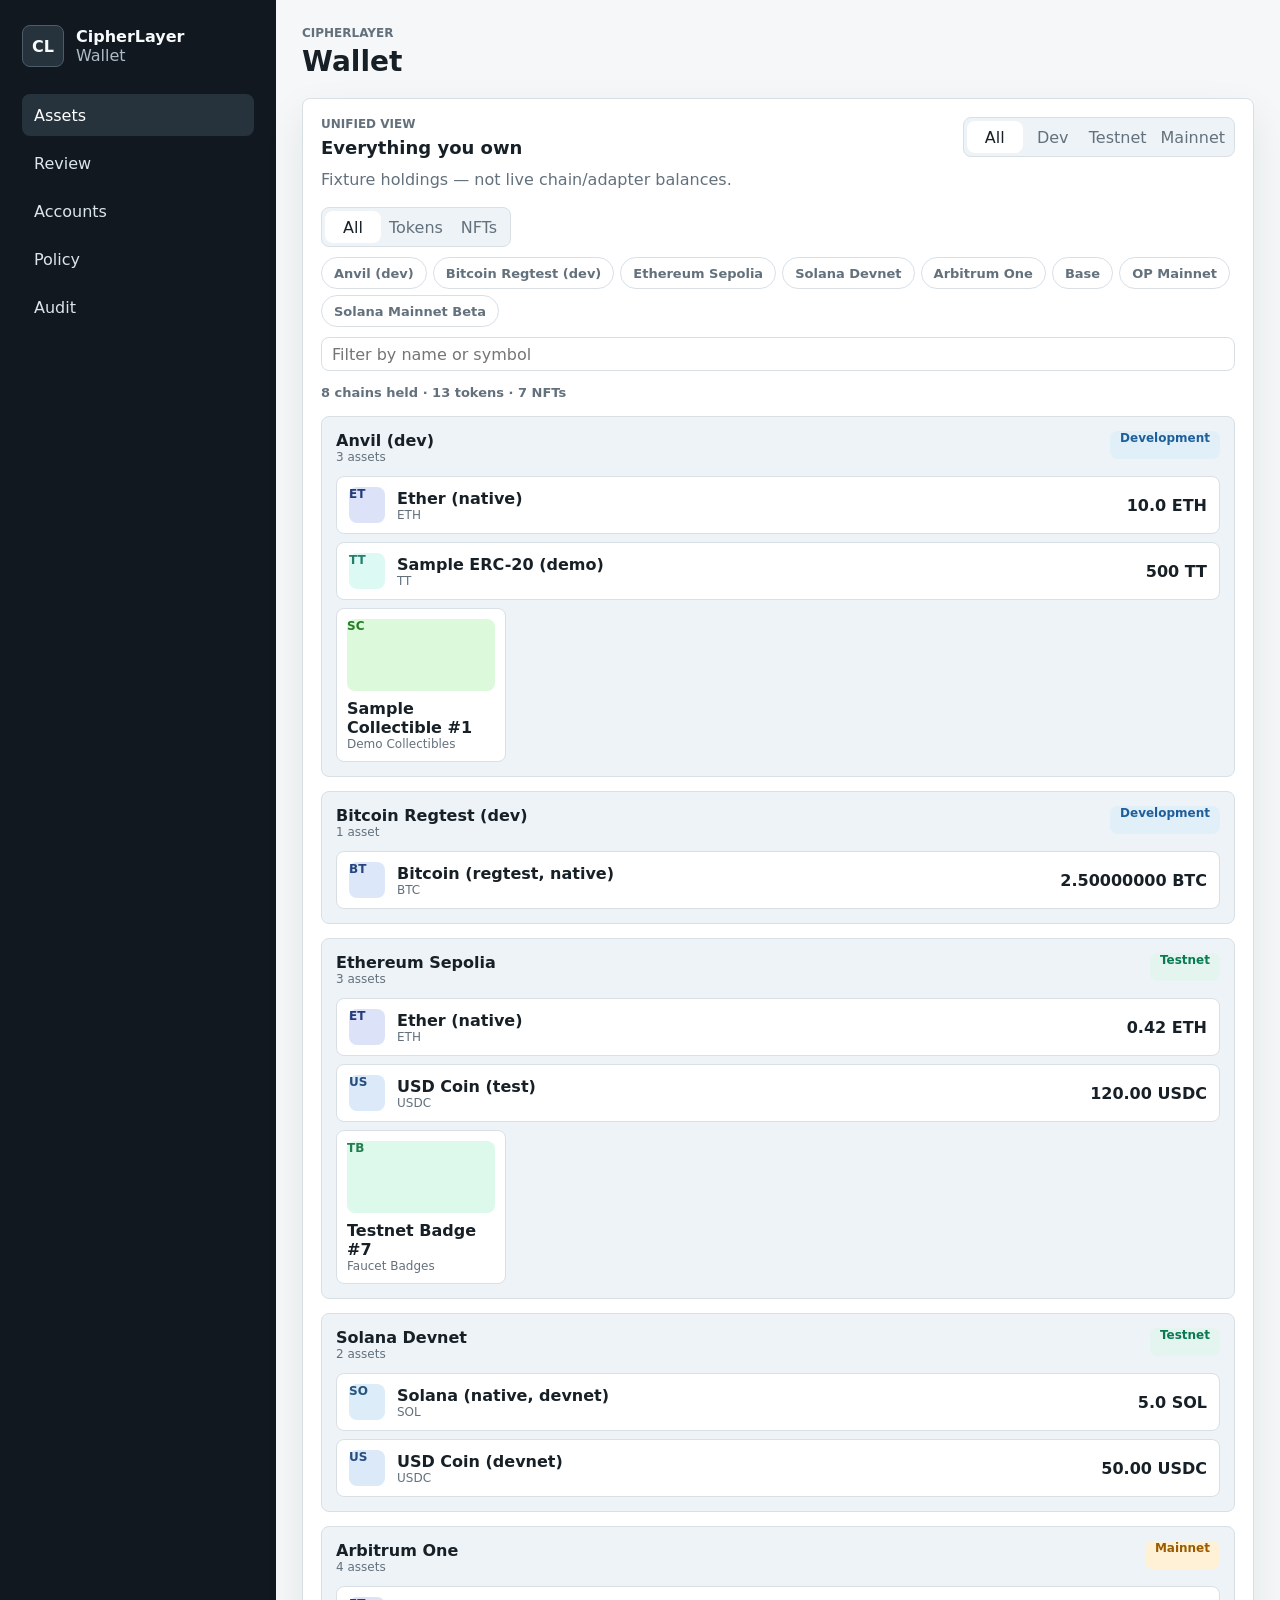
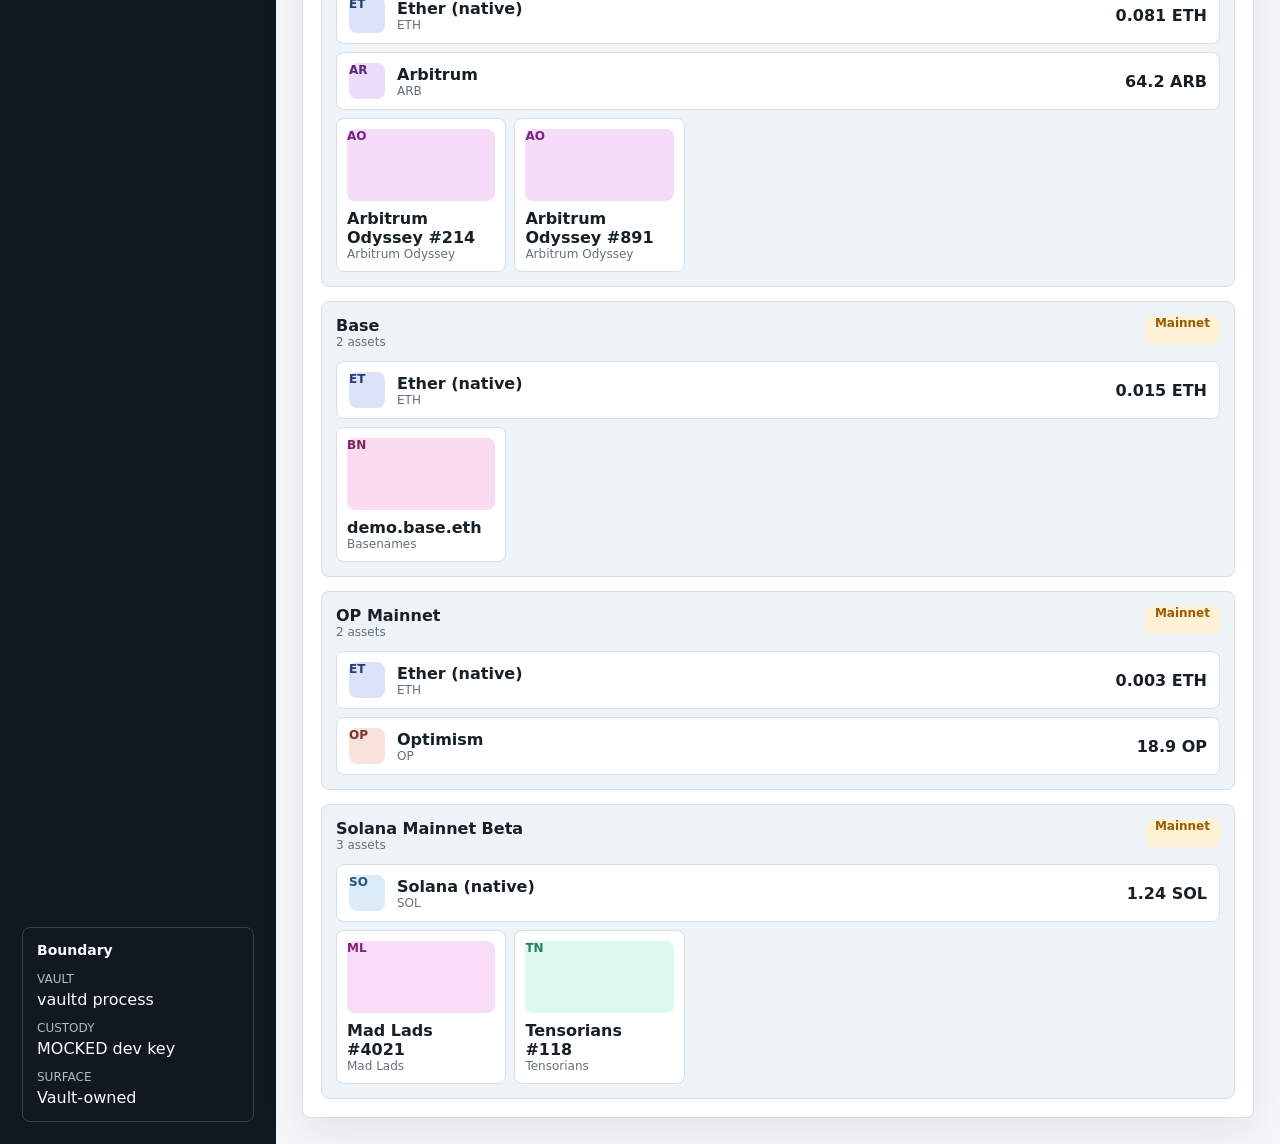
<file: apps/desktop/index.html>
<!doctype html>
<html lang="en">
  <head>
    <meta charset="utf-8">
    <meta name="viewport" content="width=device-width, initial-scale=1">
    <title>CipherLayer Wallet</title>
    <link rel="stylesheet" href="./src/styles.css">
  </head>
  <body>
    <main id="app" class="shell" data-view="assets">
      <aside class="rail" aria-label="Wallet navigation">
        <div class="brand">
          <div class="brand-mark" aria-hidden="true">CL</div>
          <div>
            <strong>CipherLayer</strong>
            <span>Wallet</span>
          </div>
        </div>
        <nav class="nav" aria-label="Primary">
          <button class="nav-item is-active" type="button" data-target="assets">Assets</button>
          <button class="nav-item" type="button" data-target="review">Review</button>
          <button class="nav-item" type="button" data-target="accounts">Accounts</button>
          <button class="nav-item" type="button" data-target="policy">Policy</button>
          <button class="nav-item" type="button" data-target="audit">Audit</button>
        </nav>
        <section class="boundary-panel" aria-label="Boundary status">
          <h2>Boundary</h2>
          <dl>
            <div>
              <dt>Vault</dt>
              <dd data-status="vault">vaultd process</dd>
            </div>
            <div>
              <dt>Custody</dt>
              <dd data-status="custody">MOCKED dev key</dd>
            </div>
            <div>
              <dt>Surface</dt>
              <dd data-status="surface">Vault-owned</dd>
            </div>
          </dl>
        </section>
      </aside>

      <section class="workspace">
        <header class="topbar">
          <div>
            <p class="eyebrow" data-bind="topbarEyebrow">Local prototype</p>
            <h1 data-bind="topbarTitle">Transaction review</h1>
          </div>
          <div class="status-strip" aria-label="Runtime status">
            <span class="status-pill good" data-bind="chain">Anvil 31337</span>
            <span class="status-pill warn" data-bind="risk">Unknown risk</span>
            <span class="status-pill neutral" data-bind="protocol">protocol v0.3</span>
          </div>
        </header>

        <section class="view is-visible" data-view-panel="assets">
          <section class="panel">
            <div class="panel-head">
              <div>
                <p class="eyebrow">Unified view</p>
                <h2>Everything you own</h2>
                <p class="surface-note">Fixture holdings — not live chain/adapter balances.</p>
              </div>
              <div class="segmented" role="group" aria-label="Network filter">
                <button class="is-selected" type="button" data-network-filter="all">All</button>
                <button type="button" data-network-filter="development">Dev</button>
                <button type="button" data-network-filter="testnet">Testnet</button>
                <button type="button" data-network-filter="mainnet">Mainnet</button>
              </div>
            </div>
            <div class="assets-toolbar">
              <div class="segmented" role="group" aria-label="Asset type filter">
                <button class="is-selected" type="button" data-type-filter="all">All</button>
                <button type="button" data-type-filter="token">Tokens</button>
                <button type="button" data-type-filter="nft">NFTs</button>
              </div>
              <div class="chip-row" data-bind-list="chain-chips" aria-label="Chain filter"></div>
              <input
                class="search"
                type="search"
                placeholder="Filter by name or symbol"
                data-action="asset-search"
                aria-label="Filter assets by name or symbol"
              >
            </div>
            <p class="assets-summary" data-bind="assetsSummary"></p>
            <div class="chain-groups" data-bind-list="assets"></div>
          </section>
        </section>

        <section class="view" data-view-panel="review">
          <div class="review-grid">
            <section class="panel intent-panel">
              <div class="panel-head">
                <div>
                  <p class="eyebrow">Intent</p>
                  <h2 data-bind="intentTitle">Native transfer</h2>
                </div>
                <span class="confidence" data-bind="confidence">confidence 0.92</span>
              </div>
              <dl class="facts">
                <div>
                  <dt>From</dt>
                  <dd data-bind="from"></dd>
                </div>
                <div>
                  <dt>To</dt>
                  <dd data-bind="to"></dd>
                </div>
                <div>
                  <dt>Value</dt>
                  <dd data-bind="value"></dd>
                </div>
                <div>
                  <dt>Network</dt>
                  <dd data-bind="network"></dd>
                </div>
              </dl>
            </section>

            <section class="panel evidence-panel">
              <div class="panel-head">
                <div>
                  <p class="eyebrow">Evidence</p>
                  <h2>Simulation and risk</h2>
                </div>
                <span class="status-pill good" data-bind="simulationStatus">Success</span>
              </div>
              <div class="evidence-list" data-bind-list="evidence"></div>
            </section>

            <section class="panel decision-panel">
              <div class="panel-head">
                <div>
                  <p class="eyebrow">Policy</p>
                  <h2 data-bind="policyVerdict">Escalate</h2>
                </div>
                <span class="status-pill warn">requires Vault review</span>
              </div>
              <ul class="reason-list" data-bind-list="reasons"></ul>
              <div class="actions">
                <button class="button secondary" type="button" data-action="reject">Reject</button>
                <button class="button primary" type="button" data-action="vault-review">Open Vault review</button>
              </div>
              <p class="surface-note" data-bind="decisionNote"></p>
            </section>
          </div>
        </section>

        <section class="view" data-view-panel="accounts">
          <section class="panel">
            <div class="panel-head">
              <div>
                <p class="eyebrow">Accounts</p>
                <h2>Wallet profiles</h2>
              </div>
              <div class="segmented" role="group" aria-label="Profile filter">
                <button class="is-selected" type="button" data-profile-filter="all">All</button>
                <button type="button" data-profile-filter="hot">Hot</button>
                <button type="button" data-profile-filter="watch">Watch</button>
              </div>
            </div>
            <div class="account-table" data-bind-list="accounts"></div>
          </section>
        </section>

        <section class="view" data-view-panel="policy">
          <section class="panel">
            <div class="panel-head">
              <div>
                <p class="eyebrow">Rules</p>
                <h2>Active policy</h2>
              </div>
              <label class="toggle">
                <input type="checkbox" data-action="toggle-unknown" checked>
                <span>Unknown escalates</span>
              </label>
            </div>
            <div class="policy-grid" data-bind-list="policy"></div>
          </section>
        </section>

        <section class="view" data-view-panel="audit">
          <section class="panel">
            <div class="panel-head">
              <div>
                <p class="eyebrow">Audit</p>
                <h2>Recent lifecycle events</h2>
              </div>
              <span class="status-pill neutral">hash chained</span>
            </div>
            <ol class="timeline" data-bind-list="audit"></ol>
          </section>
        </section>
      </section>
    </main>

    <script type="module" src="./src/app.js"></script>
  </body>
</html>
</file>
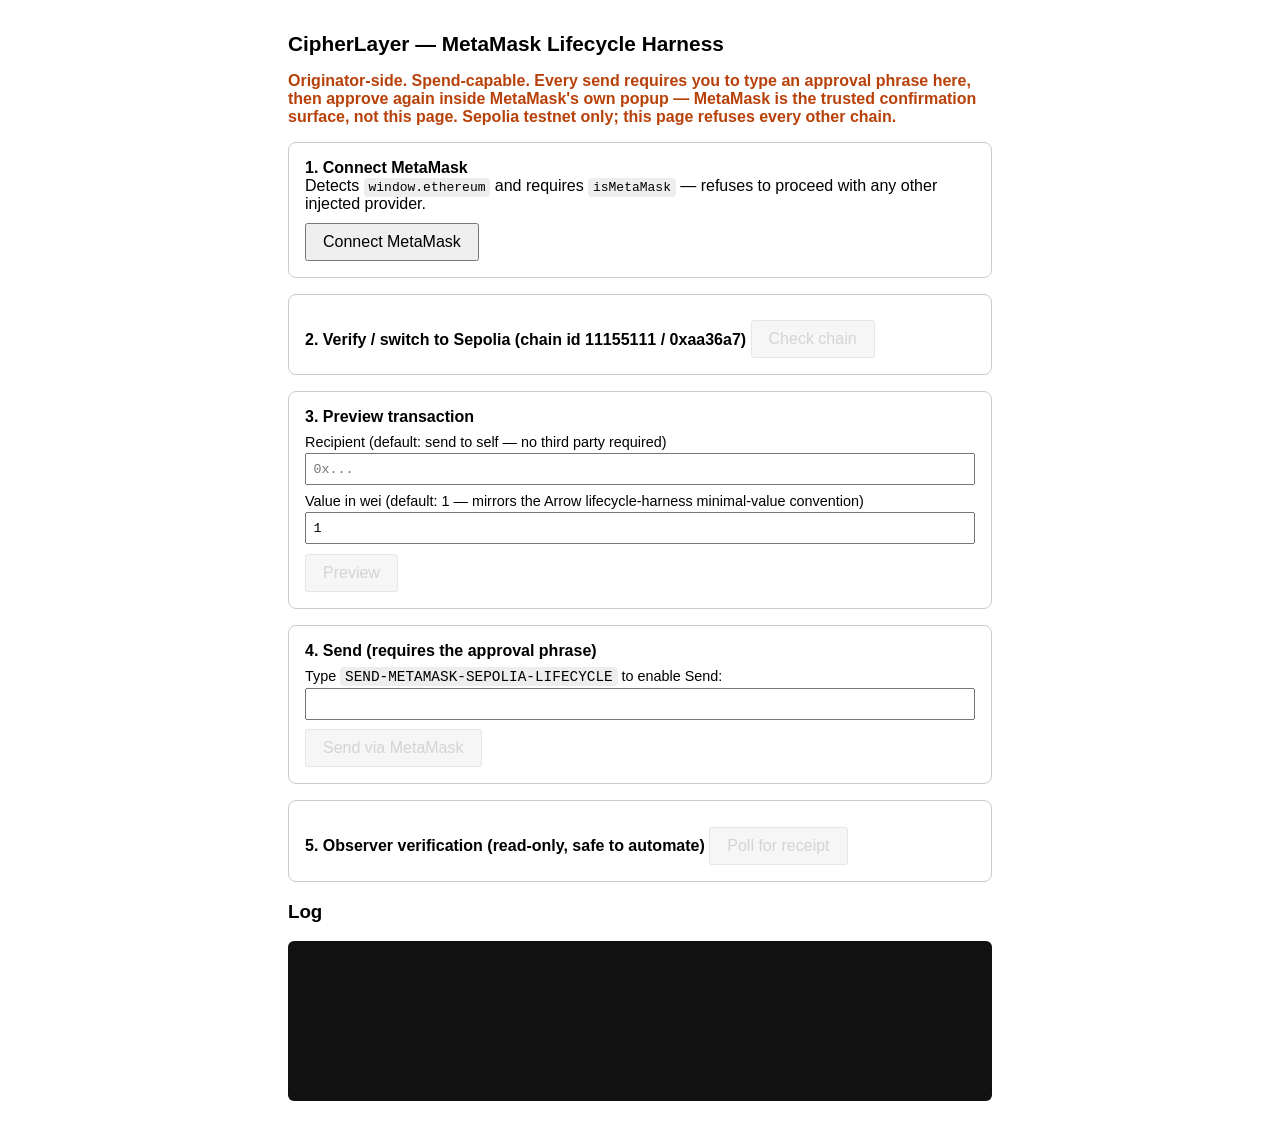
<file: tools/metamask-lifecycle-harness/index.html>
<!DOCTYPE html>
<html lang="en">
<head>
<meta charset="utf-8">
<title>CipherLayer — MetaMask Lifecycle Harness (Sepolia, originator-side)</title>
<style>
  body { font-family: -apple-system, sans-serif; max-width: 44rem; margin: 2rem auto; padding: 0 1rem; }
  h1 { font-size: 1.3rem; }
  .warn { color: #b8410a; font-weight: 600; }
  .step { border: 1px solid #ccc; border-radius: 8px; padding: 1rem; margin: 1rem 0; }
  .step.done { border-color: #2a8; background: #f3fbf7; }
  label { display: block; margin: .5rem 0 .2rem; font-size: .9rem; }
  input { width: 100%; box-sizing: border-box; padding: .4rem; font-family: monospace; }
  button { margin-top: .6rem; padding: .5rem 1rem; font-size: 1rem; cursor: pointer; }
  button:disabled { cursor: not-allowed; opacity: .5; }
  #log { background: #111; color: #9f9; padding: 1rem; white-space: pre-wrap; font-family: monospace;
         font-size: .8rem; min-height: 8rem; border-radius: 6px; max-height: 20rem; overflow-y: auto; }
  code { background: #eee; padding: .1rem .3rem; border-radius: 4px; }
</style>
</head>
<body>
<h1>CipherLayer — MetaMask Lifecycle Harness</h1>
<p class="warn">Originator-side. Spend-capable. Every send requires you to type an approval phrase here,
   then approve again inside MetaMask's own popup — MetaMask is the trusted confirmation surface, not this page.
   Sepolia testnet only; this page refuses every other chain.</p>

<div class="step" id="step-connect">
  <strong>1. Connect MetaMask</strong>
  <div>Detects <code>window.ethereum</code> and requires <code>isMetaMask</code> — refuses to proceed with any other injected provider.</div>
  <button id="btn-connect">Connect MetaMask</button>
</div>

<div class="step" id="step-chain">
  <strong>2. Verify / switch to Sepolia (chain id 11155111 / 0xaa36a7)</strong>
  <button id="btn-chain" disabled>Check chain</button>
</div>

<div class="step" id="step-preview">
  <strong>3. Preview transaction</strong>
  <label>Recipient (default: send to self — no third party required)</label>
  <input id="recipient" placeholder="0x...">
  <label>Value in wei (default: 1 — mirrors the Arrow lifecycle-harness minimal-value convention)</label>
  <input id="value-wei" value="1">
  <button id="btn-preview" disabled>Preview</button>
</div>

<div class="step" id="step-send">
  <strong>4. Send (requires the approval phrase)</strong>
  <label>Type <code>SEND-METAMASK-SEPOLIA-LIFECYCLE</code> to enable Send:</label>
  <input id="approval-phrase" autocomplete="off">
  <button id="btn-send" disabled>Send via MetaMask</button>
</div>

<div class="step" id="step-verify">
  <strong>5. Observer verification (read-only, safe to automate)</strong>
  <button id="btn-verify" disabled>Poll for receipt</button>
  <div id="artifact-wrap" style="display:none">
    <p>Evidence artifact (feed to <code>verify-artifact.sh</code> or save under <code>docs/test/evidence/</code>):</p>
    <textarea id="artifact" rows="8" style="width:100%; font-family:monospace; font-size:.75rem;" readonly></textarea>
  </div>
</div>

<h3>Log</h3>
<div id="log"></div>

<script src="app.js"></script>
</body>
</html>
</file>
<file: apps/desktop/src/styles.css>
:root {
  color-scheme: light;
  --ink: #172027;
  --muted: #63717d;
  --line: #d9e0e5;
  --bg: #f5f7f8;
  --panel: #ffffff;
  --panel-soft: #edf3f6;
  --green: #0a7a53;
  --green-soft: #e4f4ee;
  --amber: #9a5b00;
  --amber-soft: #fff1d6;
  --red: #a12828;
  --red-soft: #fae4e4;
  --blue: #1f5f99;
  --blue-soft: #e1eff9;
  --shadow: 0 16px 40px rgba(23, 32, 39, 0.08);
  font-family:
    Inter, ui-sans-serif, system-ui, -apple-system, BlinkMacSystemFont, "Segoe UI",
    sans-serif;
}

* {
  box-sizing: border-box;
}

body {
  margin: 0;
  background: var(--bg);
  color: var(--ink);
}

button,
input {
  font: inherit;
}

.shell {
  min-height: 100vh;
  display: grid;
  grid-template-columns: 276px minmax(0, 1fr);
}

.rail {
  background: #111820;
  color: #f8fbfd;
  padding: 22px;
  display: flex;
  flex-direction: column;
  gap: 24px;
}

.brand {
  display: flex;
  align-items: center;
  gap: 12px;
  min-height: 48px;
}

.brand-mark {
  width: 42px;
  height: 42px;
  display: grid;
  place-items: center;
  border: 1px solid #4c5d69;
  border-radius: 8px;
  background: #26323c;
  font-weight: 800;
}

.brand strong,
.brand span {
  display: block;
}

.brand span,
.eyebrow,
.boundary-panel dt,
.account-row span,
.timeline span,
.policy-item p {
  color: var(--muted);
}

.rail .brand span,
.rail .boundary-panel dt {
  color: #aebbc4;
}

.nav {
  display: grid;
  gap: 6px;
}

.nav-item,
.segmented button,
.button {
  border: 0;
  border-radius: 8px;
  cursor: pointer;
}

.nav-item {
  min-height: 42px;
  padding: 0 12px;
  text-align: left;
  color: #dbe5eb;
  background: transparent;
}

.nav-item:hover,
.nav-item.is-active {
  background: #26323c;
  color: #ffffff;
}

.boundary-panel {
  border: 1px solid #34424e;
  border-radius: 8px;
  padding: 14px;
  margin-top: auto;
}

.boundary-panel h2,
.panel h2,
.topbar h1 {
  margin: 0;
  letter-spacing: 0;
}

.boundary-panel h2 {
  font-size: 14px;
}

.boundary-panel dl,
.facts {
  display: grid;
  gap: 12px;
  margin: 14px 0 0;
}

.boundary-panel div,
.facts div {
  display: grid;
  gap: 4px;
}

.boundary-panel dt,
.facts dt {
  font-size: 12px;
  text-transform: uppercase;
}

.boundary-panel dd,
.facts dd {
  margin: 0;
  overflow-wrap: anywhere;
}

.workspace {
  min-width: 0;
  padding: 26px;
}

.topbar {
  display: flex;
  align-items: flex-start;
  justify-content: space-between;
  gap: 18px;
  margin-bottom: 20px;
}

.eyebrow {
  margin: 0 0 6px;
  font-size: 12px;
  font-weight: 700;
  letter-spacing: 0;
  text-transform: uppercase;
}

.topbar h1 {
  font-size: 28px;
  line-height: 1.15;
}

.status-strip {
  display: flex;
  flex-wrap: wrap;
  justify-content: flex-end;
  gap: 8px;
}

.status-strip.is-hidden {
  display: none;
}

.status-pill,
.confidence {
  display: inline-flex;
  align-items: center;
  min-height: 28px;
  border-radius: 8px;
  padding: 0 10px;
  font-size: 13px;
  font-weight: 700;
  white-space: nowrap;
}

.status-pill.good,
.evidence-item.good {
  color: var(--green);
  background: var(--green-soft);
}

.status-pill.warn,
.evidence-item.warn {
  color: var(--amber);
  background: var(--amber-soft);
}

.status-pill.neutral,
.evidence-item.neutral,
.confidence {
  color: var(--blue);
  background: var(--blue-soft);
}

.view {
  display: none;
}

.view.is-visible {
  display: block;
}

.review-grid {
  display: grid;
  grid-template-columns: minmax(0, 1.1fr) minmax(320px, 0.9fr);
  gap: 16px;
}

.decision-panel {
  grid-column: 1 / -1;
}

.panel {
  background: var(--panel);
  border: 1px solid var(--line);
  border-radius: 8px;
  box-shadow: var(--shadow);
  padding: 18px;
}

.panel-head {
  display: flex;
  justify-content: space-between;
  align-items: flex-start;
  gap: 12px;
  margin-bottom: 18px;
}

.panel h2 {
  font-size: 18px;
}

.facts {
  grid-template-columns: repeat(2, minmax(0, 1fr));
}

.facts div,
.evidence-item,
.account-row,
.policy-item,
.timeline li {
  background: var(--panel-soft);
  border: 1px solid var(--line);
  border-radius: 8px;
  padding: 12px;
}

.facts dt {
  color: var(--muted);
}

.evidence-list,
.account-table,
.policy-grid {
  display: grid;
  gap: 10px;
}

.evidence-item {
  display: grid;
  gap: 5px;
}

.evidence-item span,
.policy-item span {
  font-size: 12px;
  font-weight: 800;
  text-transform: uppercase;
}

.reason-list {
  margin: 0 0 18px;
  padding-left: 18px;
}

.reason-list li {
  margin: 8px 0;
}

.actions {
  display: flex;
  flex-wrap: wrap;
  gap: 10px;
}

.button {
  min-height: 42px;
  padding: 0 14px;
  font-weight: 800;
}

.button.primary {
  background: var(--ink);
  color: #ffffff;
}

.button.secondary {
  background: var(--red-soft);
  color: var(--red);
}

.surface-note {
  margin: 12px 0 0;
  color: var(--muted);
}

.segmented {
  display: inline-grid;
  grid-auto-flow: column;
  gap: 2px;
  padding: 3px;
  background: var(--panel-soft);
  border: 1px solid var(--line);
  border-radius: 8px;
}

.segmented button {
  min-width: 56px;
  min-height: 32px;
  background: transparent;
  color: var(--muted);
}

.segmented button.is-selected {
  background: var(--panel);
  color: var(--ink);
}

.account-row {
  display: grid;
  grid-template-columns: minmax(0, 1.4fr) minmax(120px, 0.6fr) minmax(120px, 0.6fr);
  gap: 14px;
  align-items: center;
}

.account-row strong,
.account-row span {
  display: block;
  overflow-wrap: anywhere;
}

.toggle {
  display: inline-flex;
  align-items: center;
  gap: 8px;
  color: var(--muted);
}

.toggle input {
  width: 18px;
  height: 18px;
  accent-color: var(--blue);
}

.policy-grid {
  grid-template-columns: repeat(2, minmax(0, 1fr));
}

.policy-item {
  display: grid;
  gap: 8px;
}

.policy-item p {
  margin: 0;
}

.assets-toolbar {
  display: flex;
  flex-wrap: wrap;
  align-items: center;
  gap: 10px;
  margin-bottom: 14px;
}

.chip-row {
  display: flex;
  flex-wrap: wrap;
  gap: 6px;
}

.chip {
  border: 1px solid var(--line);
  border-radius: 999px;
  background: var(--panel);
  color: var(--muted);
  padding: 0 12px;
  min-height: 32px;
  font-size: 13px;
  font-weight: 700;
  cursor: pointer;
}

.chip.is-selected {
  background: var(--ink);
  border-color: var(--ink);
  color: #ffffff;
}

.search {
  flex: 1 1 200px;
  min-height: 34px;
  border: 1px solid var(--line);
  border-radius: 8px;
  padding: 0 10px;
  background: var(--panel);
  color: var(--ink);
}

.assets-summary {
  margin: 0 0 16px;
  color: var(--muted);
  font-size: 13px;
  font-weight: 700;
}

.chain-groups {
  display: grid;
  gap: 14px;
}

.chain-group {
  background: var(--panel-soft);
  border: 1px solid var(--line);
  border-radius: 8px;
  padding: 14px;
}

.chain-group-head {
  display: flex;
  justify-content: space-between;
  align-items: flex-start;
  gap: 12px;
  margin-bottom: 12px;
}

.chain-group-head strong,
.chain-group-head span {
  display: block;
}

.chain-group-head span {
  color: var(--muted);
  font-size: 12px;
}

.token-list {
  display: grid;
  gap: 8px;
}

.token-row {
  display: grid;
  grid-template-columns: 36px minmax(0, 1fr) auto;
  align-items: center;
  gap: 12px;
  background: var(--panel);
  border: 1px solid var(--line);
  border-radius: 8px;
  padding: 10px 12px;
}

.token-row + .nft-grid,
.token-list + .nft-grid {
  margin-top: 8px;
}

.token-row strong,
.token-row span {
  display: block;
}

.token-row span {
  color: var(--muted);
  font-size: 12px;
}

.token-row .amount {
  text-align: right;
  white-space: nowrap;
}

.asset-icon {
  width: 36px;
  height: 36px;
  border-radius: 8px;
  display: grid;
  place-items: center;
  font-size: 12px;
  font-weight: 800;
}

.nft-grid {
  display: grid;
  grid-template-columns: repeat(auto-fill, minmax(150px, 1fr));
  gap: 8px;
}

.nft-tile {
  background: var(--panel);
  border: 1px solid var(--line);
  border-radius: 8px;
  padding: 10px;
  display: grid;
  gap: 8px;
}

.nft-art {
  width: 100%;
  height: 72px;
  border-radius: 8px;
  font-size: 20px;
}

.nft-tile strong,
.nft-tile span {
  display: block;
  overflow-wrap: anywhere;
}

.nft-tile span {
  color: var(--muted);
  font-size: 12px;
}

.empty-state {
  color: var(--muted);
  text-align: center;
  padding: 32px 0;
}

.timeline {
  margin: 0;
  padding-left: 22px;
}

.timeline li {
  margin: 0 0 10px;
}

.timeline strong,
.timeline span {
  display: block;
}

@media (max-width: 920px) {
  .shell {
    grid-template-columns: 1fr;
  }

  .rail {
    min-height: auto;
  }

  .nav {
    grid-template-columns: repeat(auto-fit, minmax(90px, 1fr));
  }

  .nav-item {
    text-align: center;
  }

  .boundary-panel {
    margin-top: 0;
  }

  .topbar,
  .panel-head {
    flex-direction: column;
  }

  .status-strip {
    justify-content: flex-start;
  }

  .review-grid,
  .policy-grid,
  .facts {
    grid-template-columns: 1fr;
  }

  .account-row {
    grid-template-columns: 1fr;
  }
}

@media (max-width: 560px) {
  .workspace,
  .rail {
    padding: 16px;
  }

  .nav {
    grid-template-columns: repeat(2, minmax(0, 1fr));
  }

  .status-pill,
  .confidence {
    white-space: normal;
  }
}
</file>
